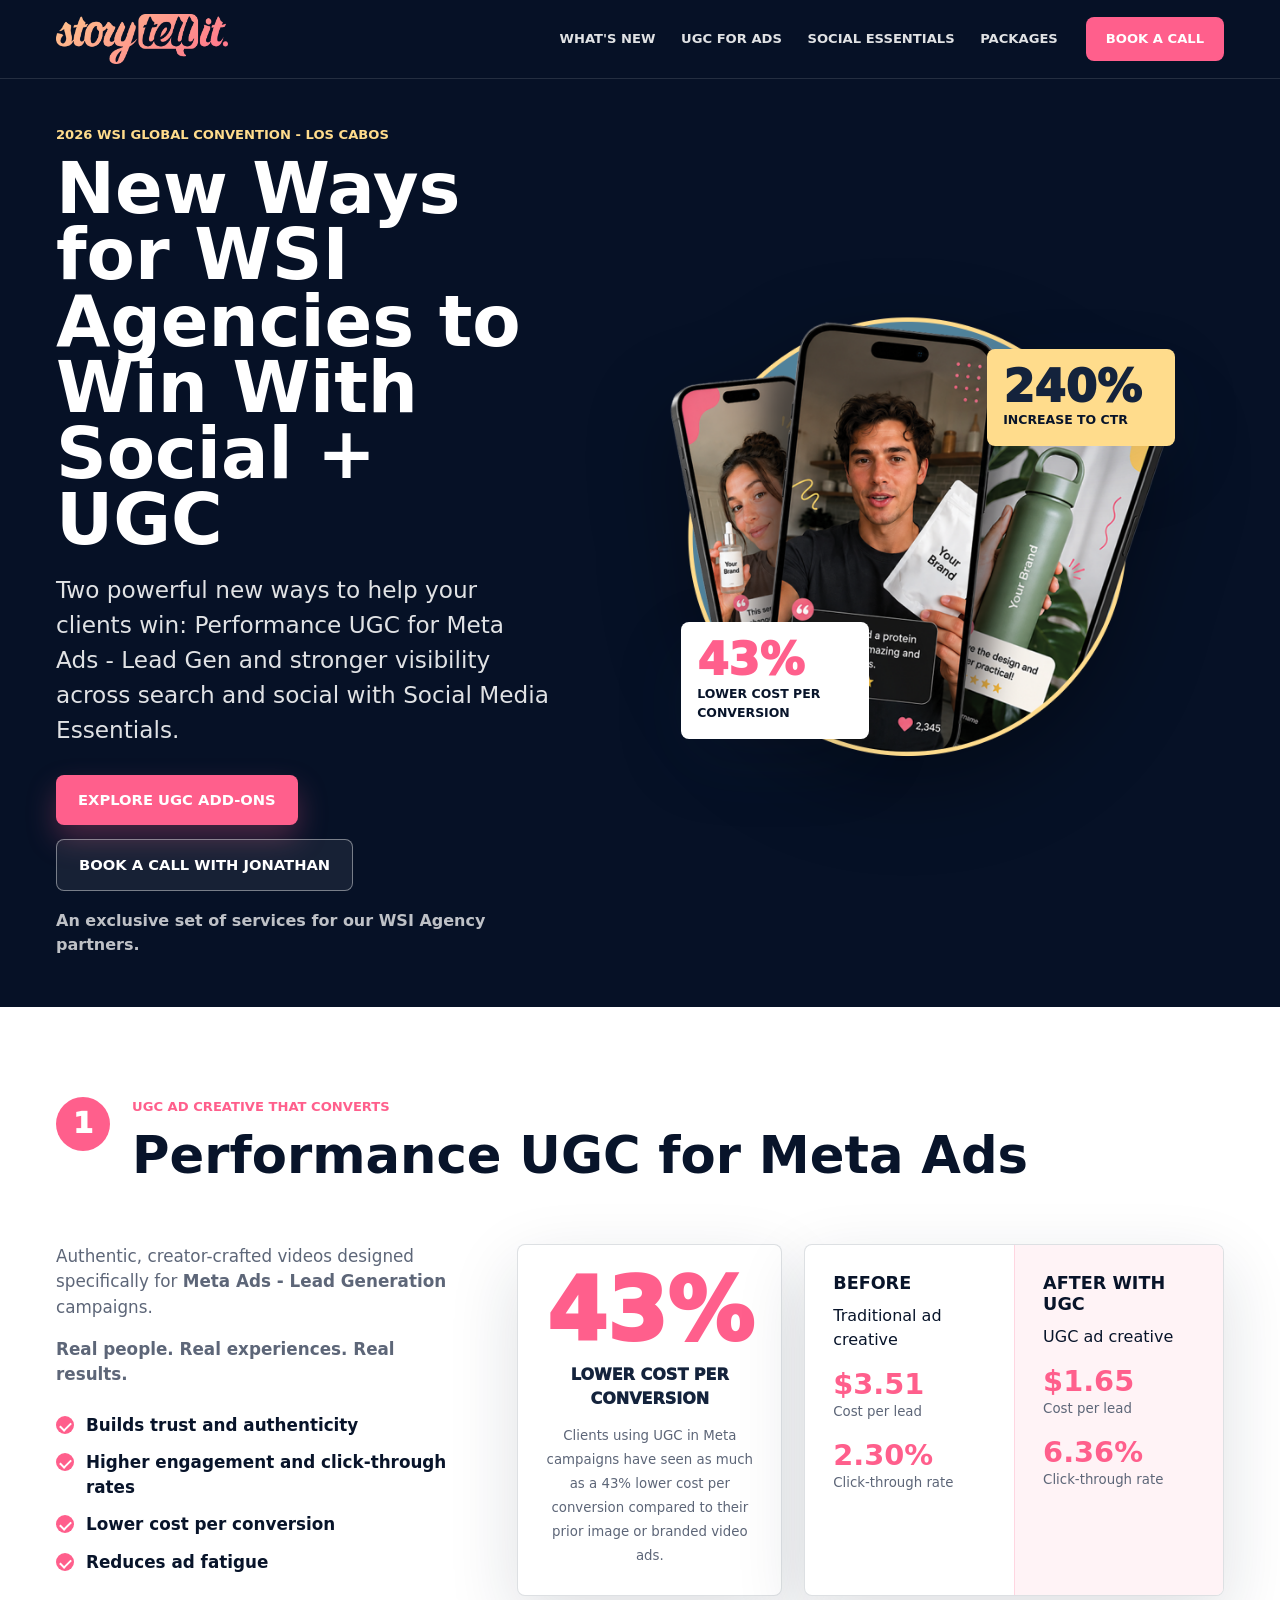
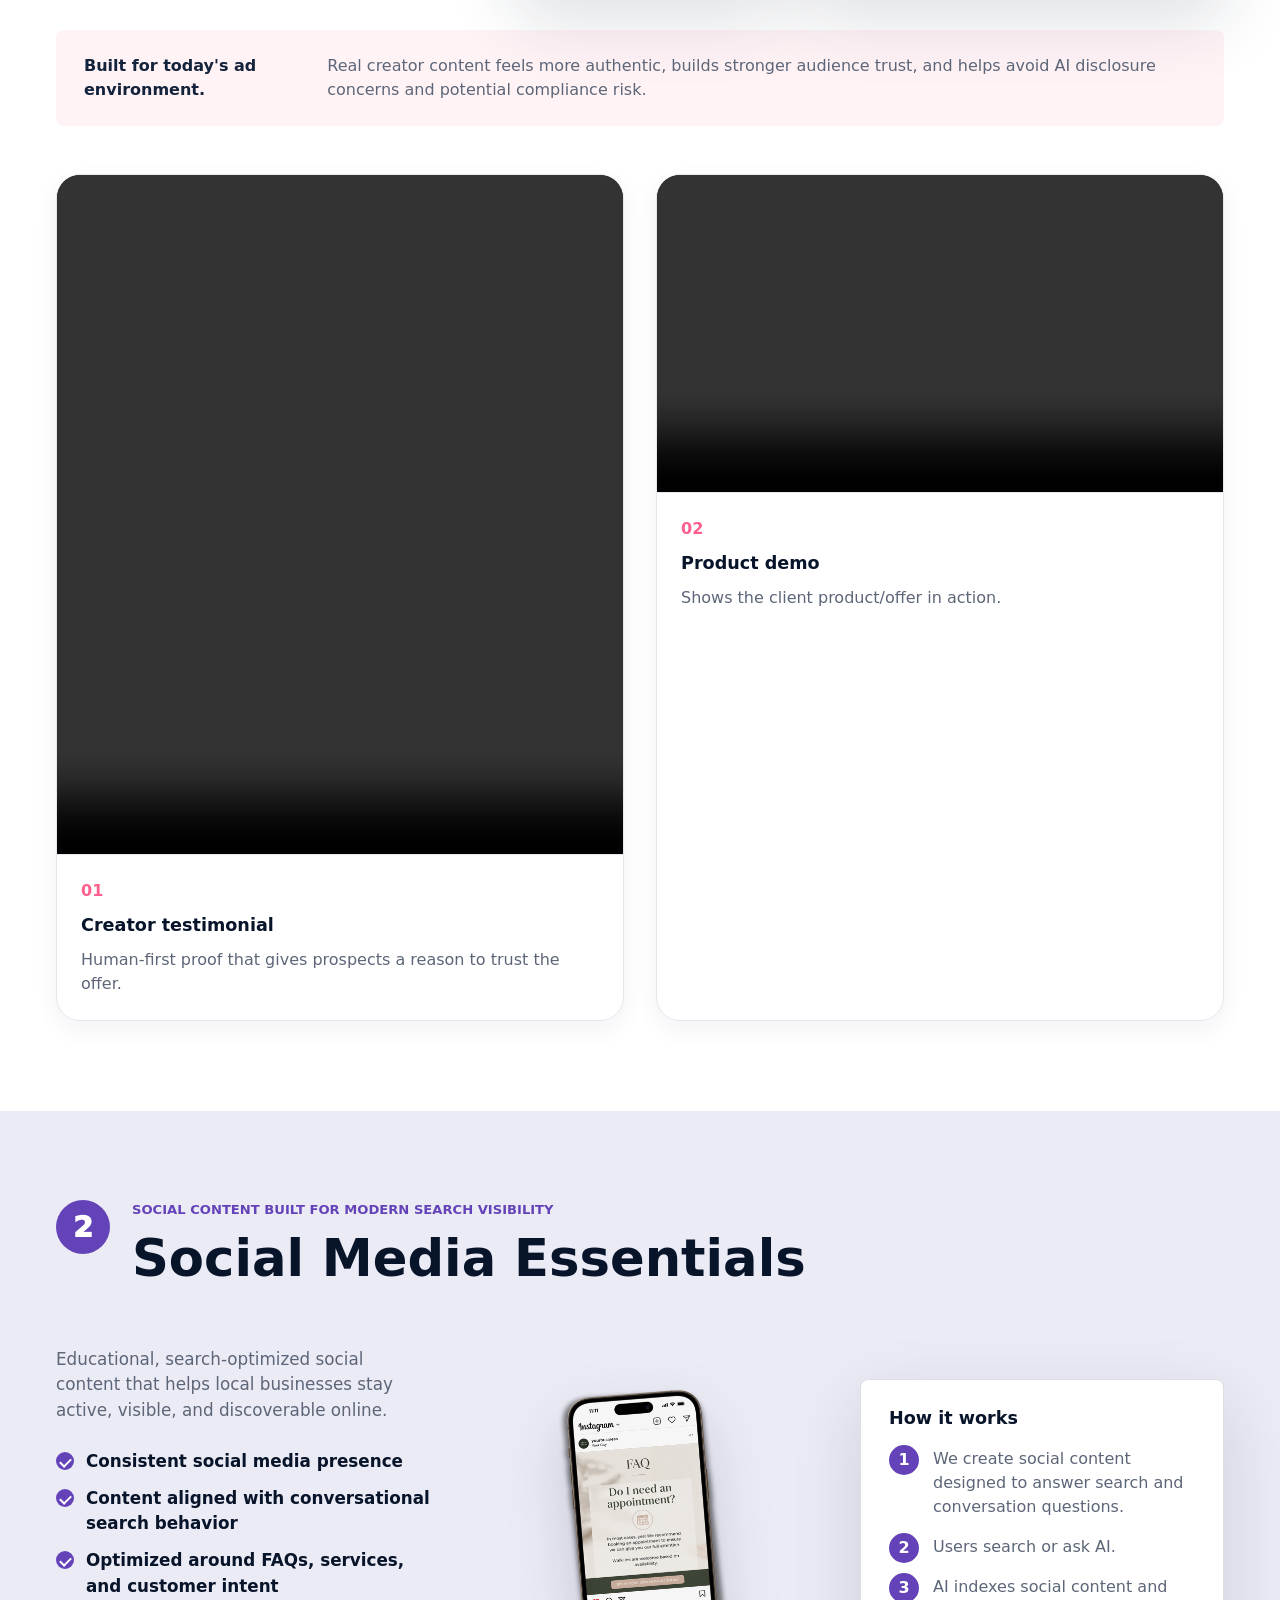
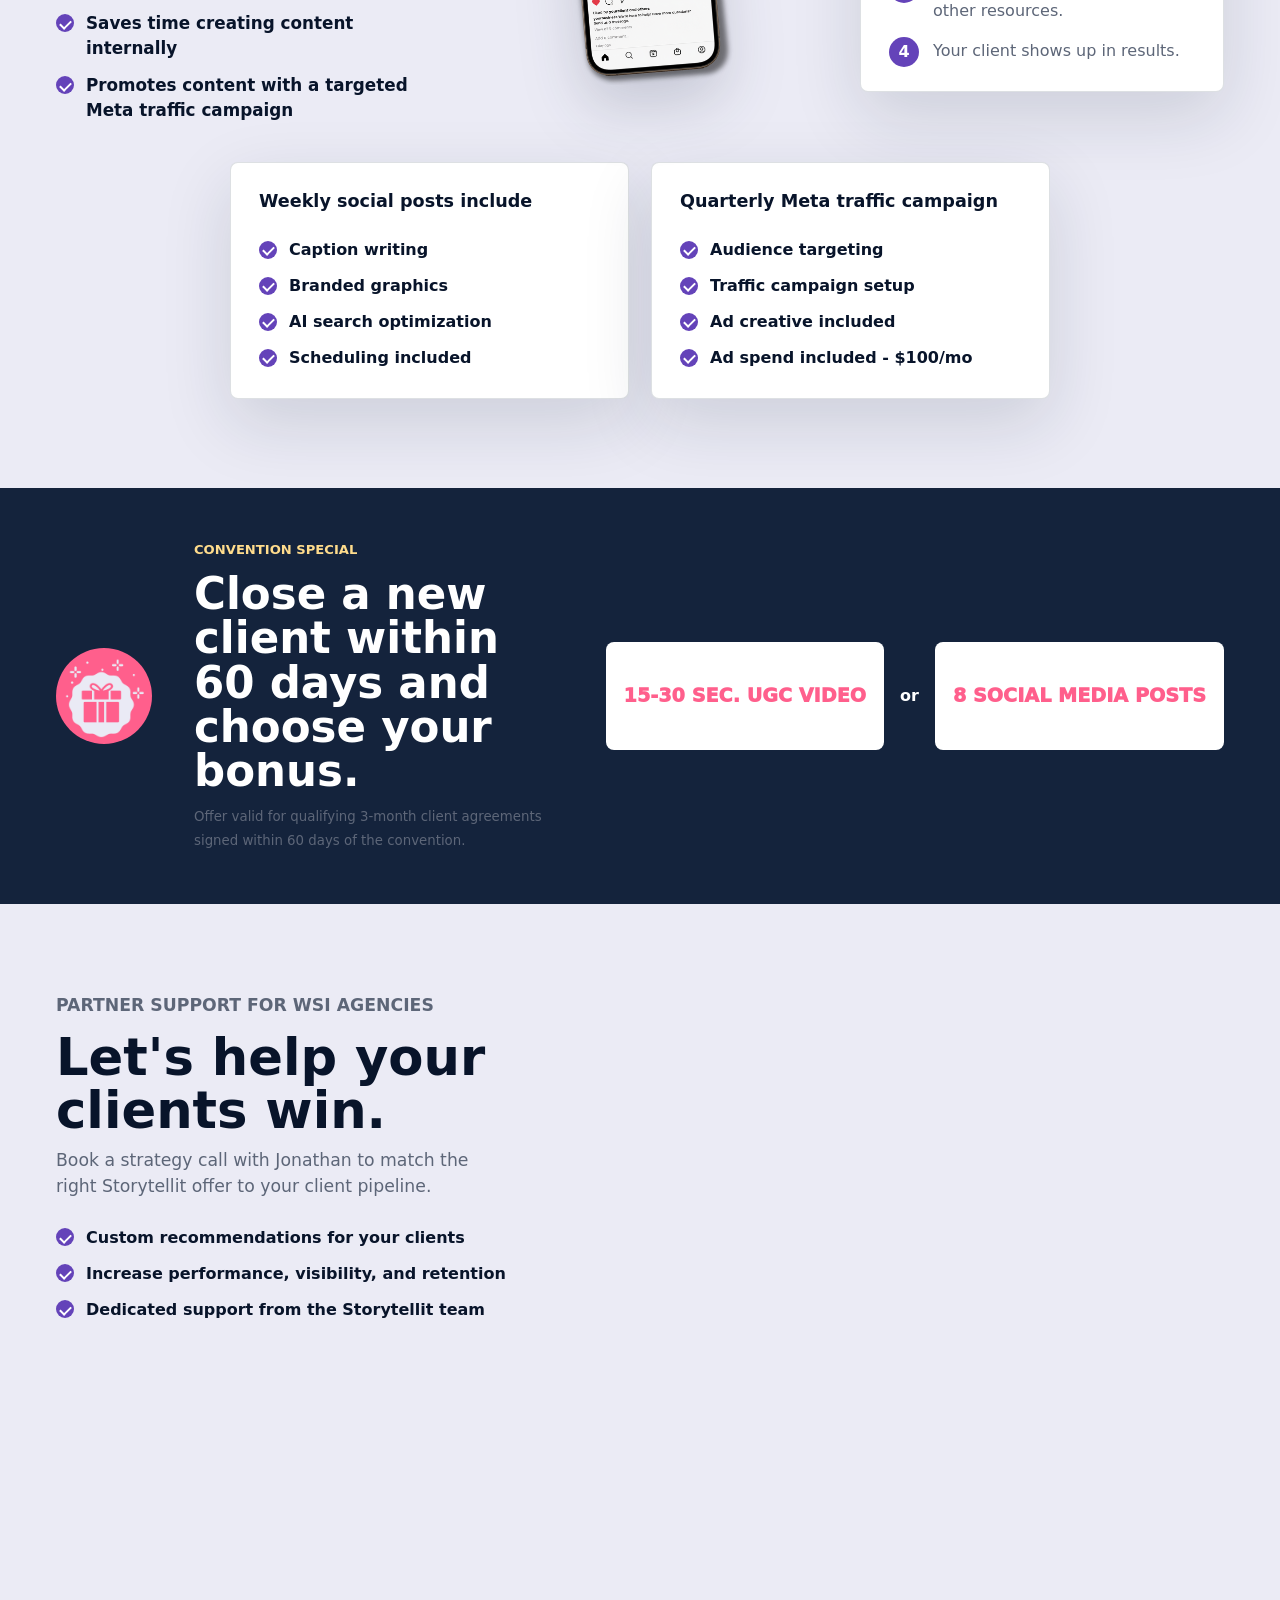
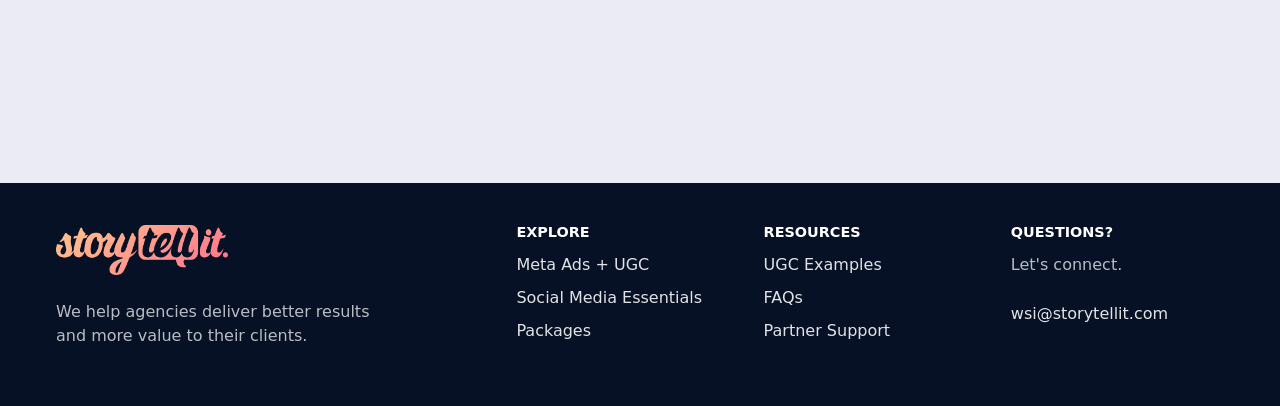
<file: index.html>
<!doctype html>
<html lang="en">
  <head>
    <meta charset="utf-8" />
    <meta name="viewport" content="width=device-width, initial-scale=1" />
    <meta
      name="description"
      content="Storytellit helps WSI Agencies add performance UGC and search-optimized social media packages for their clients."
    />
    <title>Storytellit for WSI Agencies</title>
    <link rel="preload" href="ugc-bubble.png" as="image">
    <link rel="stylesheet" href="style.css">
  </head>
  <body>
    <header class="site-header" aria-label="Primary navigation">
      <a class="brand-link" href="#top" aria-label="Storytellit home">
        <img src="storytellit-logo.png" alt="Storytellit" />
      </a>
      <nav class="nav-links" aria-label="Page sections">
        <a href="#whats-new">What's New</a>
        <a href="#ugc">UGC for Ads</a>
        <a href="#social">Social Essentials</a>
        <a href="#packages">Packages</a>
      </nav>
      <a class="header-cta js-book-call" href="#contact">Book a Call</a>
    </header>

    <main id="top">
      <section class="hero" id="whats-new">
        <div class="hero__content">
          <p class="eyebrow">2026 WSI Global Convention - Los Cabos</p>
          <h1>New Ways for WSI Agencies to Win With Social + UGC</h1>
          <p class="hero__lead">
            Two powerful new ways to help your clients win: Performance UGC for
            Meta Ads - Lead Gen and stronger visibility across search and social with Social Media Essentials.
          </p>
          <div class="hero__actions">
            <a class="button button--primary" href="#ugc">Explore UGC Add-Ons</a>
            <a class="button button--outline js-book-call" href="#contact">Book a Call with Jonathan</a>
          </div>
          <p class="trust-note">An exclusive set of services for our WSI Agency partners.</p>
        </div>

        <div class="hero__visual" aria-label="UGC creative examples">
          <img src="ugc-bubble.png" alt="Creator-style UGC ad creative on mobile phones" />
          <div class="result-card result-card--pink">
            <span>43%</span>
            <p>lower cost per conversion</p>
          </div>
          <div class="result-card result-card--gold">
            <span>240%</span>
            <p>increase to CTR</p>
          </div>
        </div>
      </section>

      <section class="section section--white" id="ugc">
        <div class="section-heading">
          <span class="section-number section-number--pink">1</span>
          <div>
            <p class="eyebrow eyebrow--pink">UGC ad creative that converts</p>
            <h2>Performance UGC for Meta Ads</h2>
          </div>
        </div>

        <div class="ugc-layout">
          <div class="copy-block">
            <p>
              Authentic, creator-crafted videos designed specifically for <b>Meta Ads -
              Lead Generation</b> campaigns. </p>
            <p><b>Real people. Real experiences. Real
              results.</b>
            </p>
            <ul class="check-list check-list--pink">
              <li>Builds trust and authenticity</li>
              <li>Higher engagement and click-through rates</li>
              <li>Lower cost per conversion</li>
              <li>Reduces ad fatigue</li>
            </ul>
          </div>

          <div class="metrics-panel">
            <div class="metric-card metric-card--featured">
              <span>43%</span>
              <p>lower cost per conversion</p>
              <small>
                Clients using UGC in Meta campaigns have seen as much as a 43%
                lower cost per conversion compared to their prior image or
                branded video ads.
              </small>
            </div>
            <div class="comparison-card">
              <div>
                <h3>Before</h3>
                <p>Traditional ad creative</p>
                <strong>$3.51</strong>
                <small>Cost per lead</small>
                <strong>2.30%</strong>
                <small>Click-through rate</small>
              </div>
              <div>
                <h3>After with UGC</h3>
                <p>UGC ad creative</p>
                <strong>$1.65</strong>
                <small>Cost per lead</small>
                <strong>6.36%</strong>
                <small>Click-through rate</small>
              </div>
            </div>
          </div>
        </div>

        <div class="note-strip">
          <strong>Built for today's ad environment.</strong>
          <span>
            Real creator content feels more authentic, builds stronger audience
            trust, and helps avoid AI disclosure concerns and potential
            compliance risk.
          </span>
        </div>

        <div class="example-videos">

  <article class="video-card video-card--vertical">

    <video controls playsinline preload="metadata">

      <source src="https://s3.amazonaws.com/storyfactory/idea/vjLPgA6rC/video-Pk2Hto0JQ.mp4" type="video/mp4">

    </video>

    <div class="video-copy">

      <span>01</span>

      <h3>Creator testimonial</h3>

      <p>Human-first proof that gives prospects a reason to trust the offer.</p>

    </div>

  </article>

  <article class="video-card video-card--horizontal">

    <video controls playsinline preload="metadata">

      <source src="https://s3.amazonaws.com/storyfactory/idea/AXnNBg_80/video-GagOa3QRk.mp4" type="video/mp4">

    </video>

    <div class="video-copy">

      <span>02</span>

      <h3>Product demo</h3>

      <p>Shows the client product/offer in action.</p>

    </div>

  </article>

</div>
      </section>

      <section class="section section--soft" id="social">
        <div class="section-heading">
          <span class="section-number section-number--purple">2</span>
          <div>
            <p class="eyebrow eyebrow--purple">Social content built for modern search visibility</p>
            <h2>Social Media Essentials</h2>
          </div>
        </div>

        <div class="social-layout">
          <div class="copy-block">
            <p>
              Educational, search-optimized social content that helps local
              businesses stay active, visible, and discoverable online.
            </p>
            <ul class="check-list check-list--purple">
              <li>Consistent social media presence</li>
              <li>Content aligned with conversational search behavior</li>
              <li>Optimized around FAQs, services, and customer intent</li>
              <li>Saves time creating content internally</li>
              <li>Promotes content with a targeted Meta traffic campaign</li>
            </ul>
          </div>

          <div class="social-visual">
            <img src="sme-bubble.png" alt="Social Media Essentials post example displayed on a phone" />
          </div>

          <div class="workflow-card">
            <h3>How it works</h3>
            <ol class="workflow-list">
              <li>We create social content designed to answer search and conversation questions.</li>
              <li>Users search or ask AI.</li>
              <li>AI indexes social content and other resources.</li>
              <li>Your client shows up in results.</li>
            </ol>
          </div>
        </div>

        <div class="included-grid">
          <article>
            <h3>Weekly social posts include</h3>
            <ul>
              <li>Caption writing</li>
              <li>Branded graphics</li>
              <li>AI search optimization</li>
              <li>Scheduling included</li>
            </ul>
          </article>
          <article>
            <h3>Quarterly Meta traffic campaign</h3>
            <ul>
              <li>Audience targeting</li>
              <li>Traffic campaign setup</li>
              <li>Ad creative included</li>
              <li><b>Ad spend included - $100/mo</b></li>
            </ul>
          </article>
        </div>
      </section>

      <section class="special" aria-label="Convention special">
        <div class="special__gift" aria-hidden="true">
  <img src="gift-icon.png" alt="">
</div>
        <div class="special__copy">
          <p class="eyebrow">Convention special</p>
          <h2>Close a new client within 60 days and choose your bonus.</h2>
          <small>Offer valid for qualifying 3-month client agreements signed within 60 days of the convention.</small>
        </div>
        <div class="special__offers">
          <div>15-30 Sec. UGC video</div>
          <strong>or</strong>
          <div>8 social media posts</div>
        </div>
      </section>
      <section class="contact-section" id="contact">
        <div class="contact-copy">
          <p class="eyebrow eyebrow--purple">Partner support for WSI Agencies</p>
          <h2>Let's help your clients win.</h2>
          <p>Book a strategy call with Jonathan to match the right Storytellit offer to your client pipeline.</p>
          <ul class="check-list check-list--purple">
            <li>Custom recommendations for your clients</li>
            <li>Increase performance, visibility, and retention</li>
            <li>Dedicated support from the Storytellit team</li>
          </ul>
        </div>

      <!-- Calendly inline widget begin -->
<div class="calendly-inline-widget" data-url="https://calendly.com/storytellit/introductory-conversation?hide_event_type_details=1&primary_color=ff5f8c" style="min-width:320px;height:700px;"></div>
<script type="text/javascript" src="https://assets.calendly.com/assets/external/widget.js" async></script>
<!-- Calendly inline widget end -->
      </section>
    </main>

    <footer class="site-footer">
      <div>
        <img src="storytellit-logo.png" alt="Storytellit" />
        <p>We help agencies deliver better results and more value to their clients.</p>
      </div>
      <nav aria-label="Footer explore links">
        <h2>Explore</h2>
        <a href="#ugc">Meta Ads + UGC</a>
        <a href="#social">Social Media Essentials</a>
        <a href="#packages">Packages</a>
      </nav>
      <nav aria-label="Footer resources links">
        <h2>Resources</h2>
        <a href="#ugc">UGC Examples</a>
        <a href="#packages">FAQs</a>
        <a href="#contact">Partner Support</a>
      </nav>
      <div>
        <h2>Questions?</h2>
        <p>Let's connect.</p>
        <a href="mailto:wsi@storytellit.com">wsi@storytellit.com</a>
      </div>
    </footer>

    <script src="script.js"></script>
  </body>
</html>
</file>
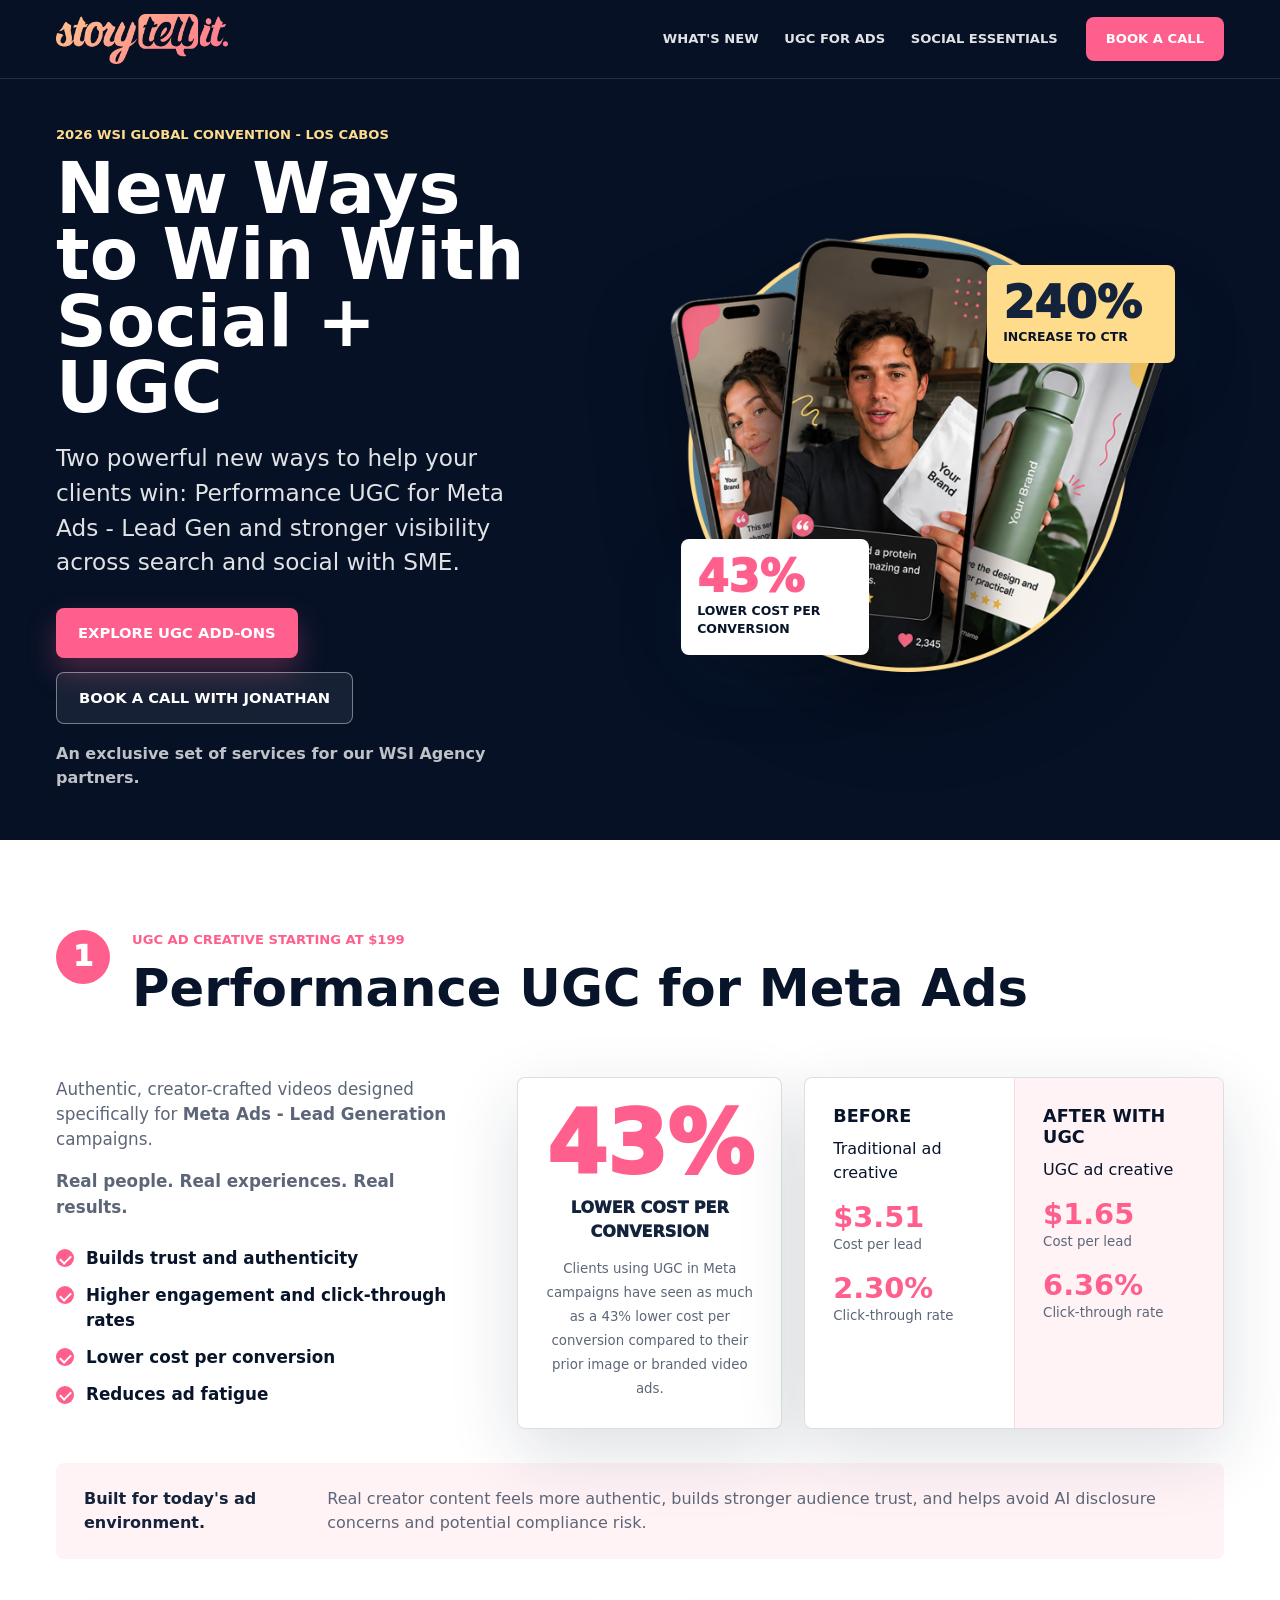
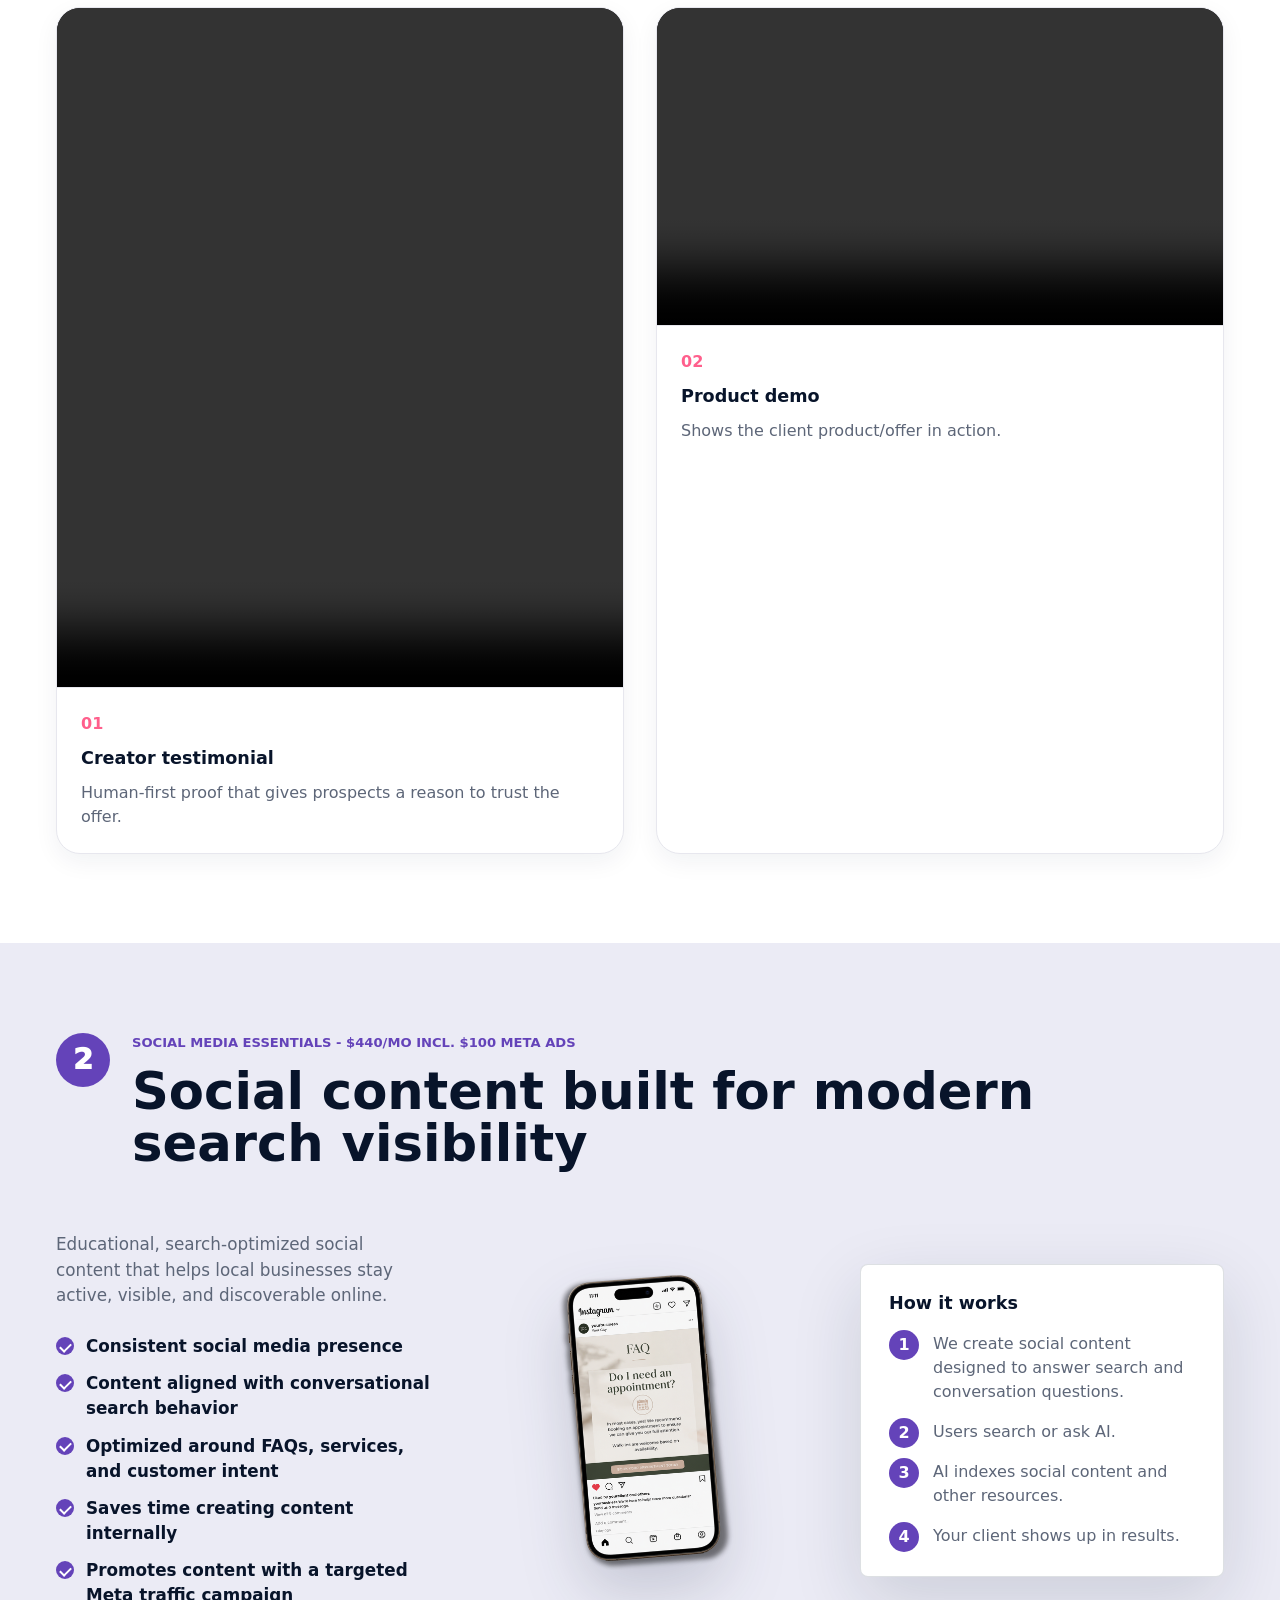
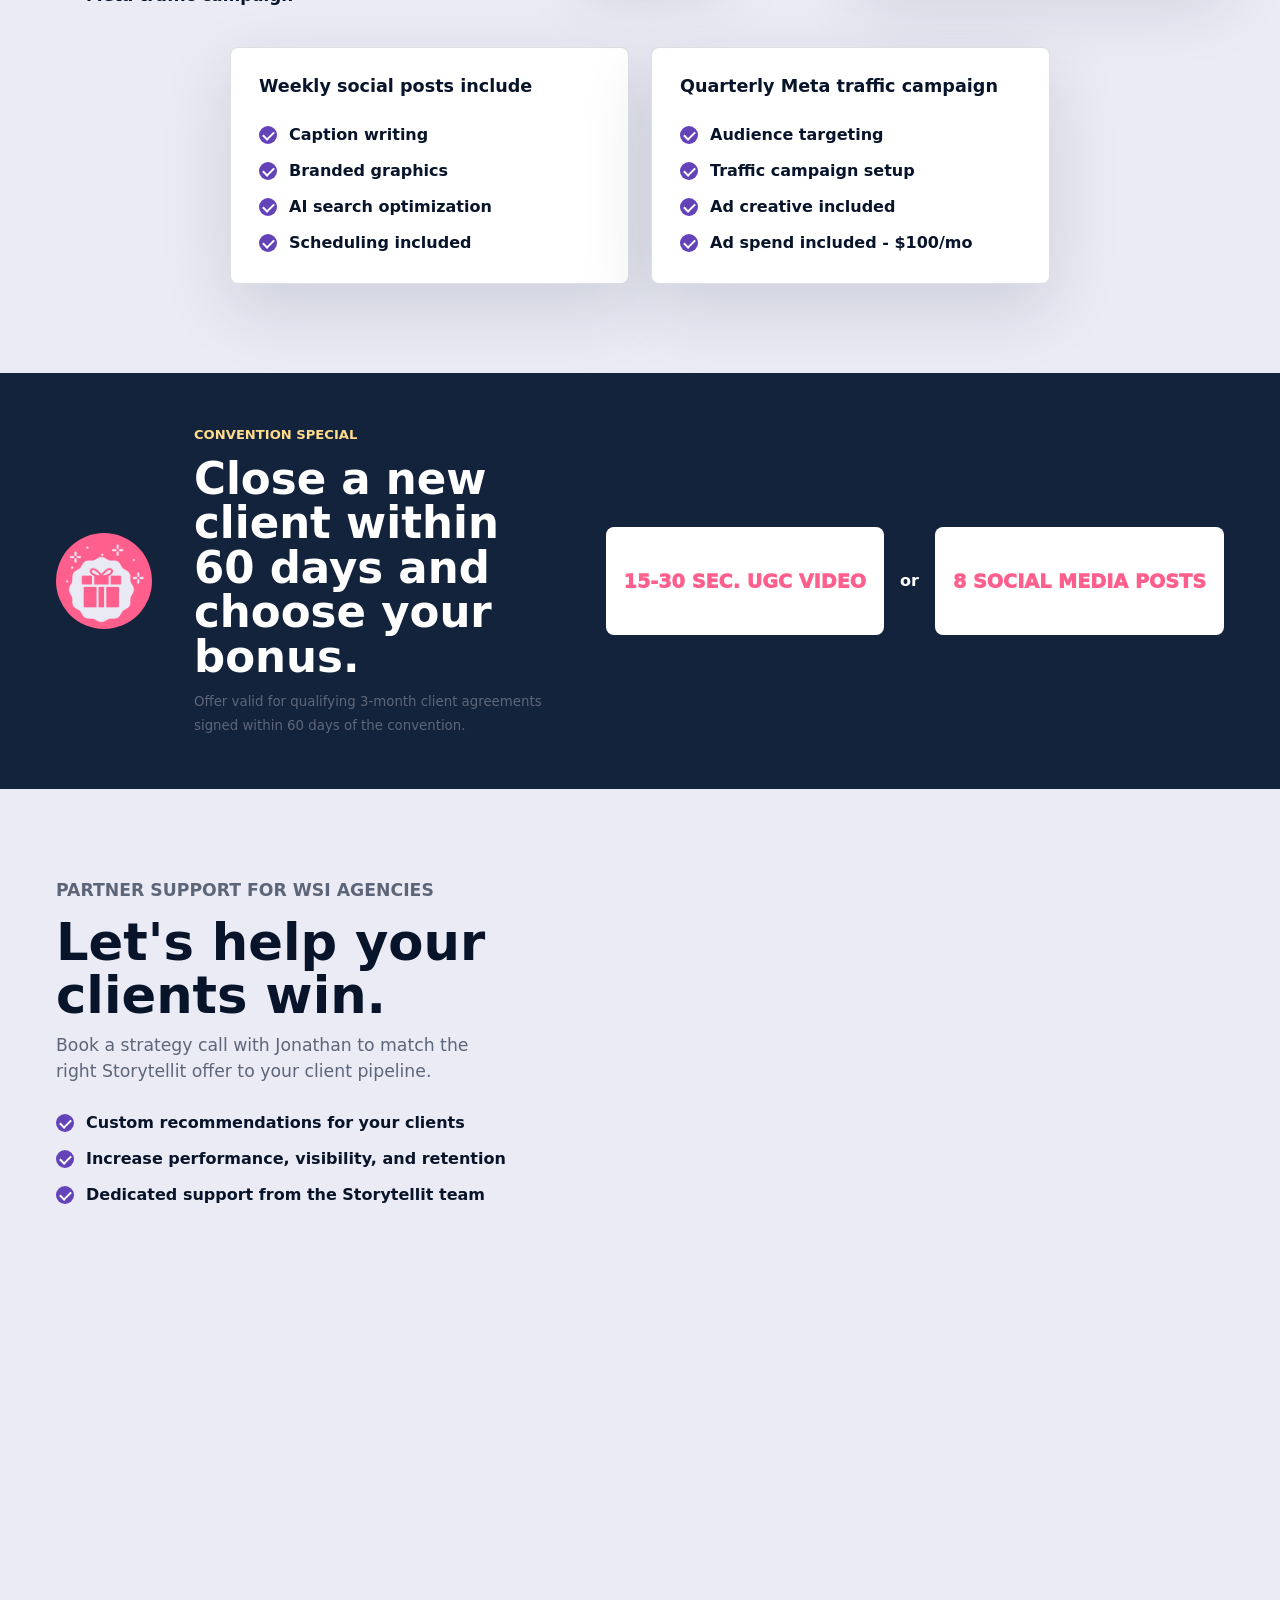
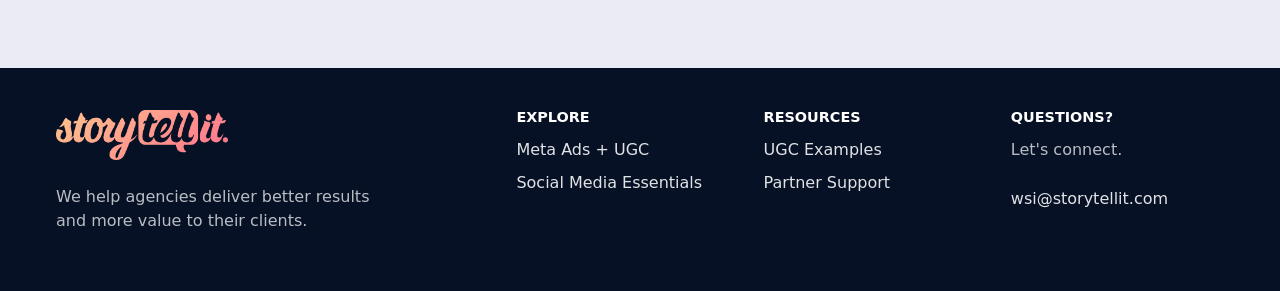
<file: wsi-2026-offer.html>
<!doctype html>
<html lang="en">
  <head>
    <meta charset="utf-8" />
    <meta name="viewport" content="width=device-width, initial-scale=1" />
    <meta
      name="description"
      content="Storytellit helps WSI Agencies add performance UGC and search-optimized social media packages for their clients."
    />
    <title>Storytellit for WSI Agencies</title>
    <link rel="preload" href="ugc-bubble.png" as="image">
    <link rel="stylesheet" href="style.css">
  </head>
  <body>
    <header class="site-header" aria-label="Primary navigation">
      <a class="brand-link" href="#top" aria-label="Storytellit home">
        <img src="storytellit-logo.png" alt="Storytellit" />
      </a>
      <nav class="nav-links" aria-label="Page sections">
        <a href="#whats-new">What's New</a>
        <a href="#ugc">UGC for Ads</a>
        <a href="#social">Social Essentials</a>
      </nav>
      <a class="header-cta js-book-call" href="#contact">Book a Call</a>
    </header>

    <main id="top">
      <section class="hero" id="whats-new">
        <div class="hero__content">
          <p class="eyebrow">2026 WSI Global Convention - Los Cabos</p>
          <h1>New Ways to Win With Social + UGC</h1>
          <p class="hero__lead">
            Two powerful new ways to help your clients win: Performance UGC for
            Meta Ads - Lead Gen and stronger visibility across search and social with SME.
          </p>
          <div class="hero__actions">
            <a class="button button--primary" href="#ugc">Explore UGC Add-Ons</a>
            <a class="button button--outline js-book-call" href="#contact">Book a Call with Jonathan</a>
          </div>
          <p class="trust-note">An exclusive set of services for our WSI Agency partners.</p>
        </div>

        <div class="hero__visual" aria-label="UGC creative examples">
          <img src="ugc-bubble.png" alt="Creator-style UGC ad creative on mobile phones" />
          <div class="result-card result-card--pink">
            <span>43%</span>
            <p>lower cost per conversion</p>
          </div>
          <div class="result-card result-card--gold">
            <span>240%</span>
            <p>increase to CTR</p>
          </div>
        </div>
      </section>

      <section class="section section--white" id="ugc">
        <div class="section-heading">
          <span class="section-number section-number--pink">1</span>
          <div>
            <p class="eyebrow eyebrow--pink">UGC ad creative starting at $199</p>
            <h2>Performance UGC for Meta Ads</h2>
          </div>
        </div>

        <div class="ugc-layout">
          <div class="copy-block">
            <p>
              Authentic, creator-crafted videos designed specifically for <b>Meta Ads -
              Lead Generation</b> campaigns. </p>
            <p><b>Real people. Real experiences. Real
              results.</b>
            </p>
            <ul class="check-list check-list--pink">
              <li>Builds trust and authenticity</li>
              <li>Higher engagement and click-through rates</li>
              <li>Lower cost per conversion</li>
              <li>Reduces ad fatigue</li>
            </ul>
          </div>

          <div class="metrics-panel">
            <div class="metric-card metric-card--featured">
              <span>43%</span>
              <p>lower cost per conversion</p>
              <small>
                Clients using UGC in Meta campaigns have seen as much as a 43%
                lower cost per conversion compared to their prior image or
                branded video ads.
              </small>
            </div>
            <div class="comparison-card">
              <div>
                <h3>Before</h3>
                <p>Traditional ad creative</p>
                <strong>$3.51</strong>
                <small>Cost per lead</small>
                <strong>2.30%</strong>
                <small>Click-through rate</small>
              </div>
              <div>
                <h3>After with UGC</h3>
                <p>UGC ad creative</p>
                <strong>$1.65</strong>
                <small>Cost per lead</small>
                <strong>6.36%</strong>
                <small>Click-through rate</small>
              </div>
            </div>
          </div>
        </div>

        <div class="note-strip">
          <strong>Built for today's ad environment.</strong>
          <span>
            Real creator content feels more authentic, builds stronger audience
            trust, and helps avoid AI disclosure concerns and potential
            compliance risk.
          </span>
        </div>

        <div class="example-videos">

  <article class="video-card video-card--vertical">

    <video controls playsinline preload="metadata">

      <source src="https://s3.amazonaws.com/storyfactory/idea/vjLPgA6rC/video-Pk2Hto0JQ.mp4" type="video/mp4">

    </video>

    <div class="video-copy">

      <span>01</span>

      <h3>Creator testimonial</h3>

      <p>Human-first proof that gives prospects a reason to trust the offer.</p>

    </div>

  </article>

  <article class="video-card video-card--horizontal">

    <video controls playsinline preload="metadata">

      <source src="https://s3.amazonaws.com/storyfactory/idea/AXnNBg_80/video-GagOa3QRk.mp4" type="video/mp4">

    </video>

    <div class="video-copy">

      <span>02</span>

      <h3>Product demo</h3>

      <p>Shows the client product/offer in action.</p>

    </div>

  </article>

</div>
      </section>

      <section class="section section--soft" id="social">
        <div class="section-heading">
          <span class="section-number section-number--purple">2</span>
          <div>
            <p class="eyebrow eyebrow--purple">Social Media Essentials - $440/mo Incl. $100 Meta Ads</p>
            <h2>Social content built for modern search visibility</h2>
          </div>
        </div>

        <div class="social-layout">
          <div class="copy-block">
            <p>
              Educational, search-optimized social content that helps local
              businesses stay active, visible, and discoverable online.
            </p>
            <ul class="check-list check-list--purple">
              <li>Consistent social media presence</li>
              <li>Content aligned with conversational search behavior</li>
              <li>Optimized around FAQs, services, and customer intent</li>
              <li>Saves time creating content internally</li>
              <li>Promotes content with a targeted Meta traffic campaign</li>
            </ul>
          </div>

          <div class="social-visual">
            <img src="sme-bubble.png" alt="Social Media Essentials post example displayed on a phone" />
          </div>

          <div class="workflow-card">
            <h3>How it works</h3>
            <ol class="workflow-list">
              <li>We create social content designed to answer search and conversation questions.</li>
              <li>Users search or ask AI.</li>
              <li>AI indexes social content and other resources.</li>
              <li>Your client shows up in results.</li>
            </ol>
          </div>
        </div>

        <div class="included-grid">
          <article>
            <h3>Weekly social posts include</h3>
            <ul>
              <li>Caption writing</li>
              <li>Branded graphics</li>
              <li>AI search optimization</li>
              <li>Scheduling included</li>
            </ul>
          </article>
          <article>
            <h3>Quarterly Meta traffic campaign</h3>
            <ul>
              <li>Audience targeting</li>
              <li>Traffic campaign setup</li>
              <li>Ad creative included</li>
              <li><b>Ad spend included - $100/mo</b></li>
            </ul>
          </article>
        </div>
      </section>

      <section class="special" aria-label="Convention special">
        <div class="special__gift" aria-hidden="true">
  <img src="gift-icon.png" alt="">
</div>
        <div class="special__copy">
          <p class="eyebrow">Convention special</p>
          <h2>Close a new client within 60 days and choose your bonus.</h2>
          <small>Offer valid for qualifying 3-month client agreements signed within 60 days of the convention.</small>
        </div>
        <div class="special__offers">
          <div>15-30 Sec. UGC video</div>
          <strong>or</strong>
          <div>8 social media posts</div>
        </div>
      </section>
      <section class="contact-section" id="contact">
        <div class="contact-copy">
          <p class="eyebrow eyebrow--purple">Partner support for WSI Agencies</p>
          <h2>Let's help your clients win.</h2>
          <p>Book a strategy call with Jonathan to match the right Storytellit offer to your client pipeline.</p>
          <ul class="check-list check-list--purple">
            <li>Custom recommendations for your clients</li>
            <li>Increase performance, visibility, and retention</li>
            <li>Dedicated support from the Storytellit team</li>
          </ul>
        </div>

      <!-- Calendly inline widget begin -->
<div class="calendly-inline-widget" data-url="https://calendly.com/storytellit/introductory-conversation?hide_event_type_details=1&primary_color=ff5f8c" style="min-width:320px;height:700px;"></div>
<script type="text/javascript" src="https://assets.calendly.com/assets/external/widget.js" async></script>
<!-- Calendly inline widget end -->
      </section>
    </main>

    <footer class="site-footer">
      <div>
        <img src="storytellit-logo.png" alt="Storytellit" />
        <p>We help agencies deliver better results and more value to their clients.</p>
      </div>
      <nav aria-label="Footer explore links">
        <h2>Explore</h2>
        <a href="#ugc">Meta Ads + UGC</a>
        <a href="#social">Social Media Essentials</a>
      </nav>
      <nav aria-label="Footer resources links">
        <h2>Resources</h2>
        <a href="#ugc">UGC Examples</a>
        <a href="#contact">Partner Support</a>
      </nav>
      <div>
        <h2>Questions?</h2>
        <p>Let's connect.</p>
        <a href="mailto:wsi@storytellit.com">wsi@storytellit.com</a>
      </div>
    </footer>

    <script src="script.js"></script>
  </body>
</html>
</file>
<file: style.css>
:root {
  --blue: #50829b;
  --gold: #ffdc8c;
  --navy: #14233c;
  --soft: #ebebf5;
  --pink: #ff5f8c;
  --purple: #6443b9;
  --ink: #08142a;
  --muted: #5d6678;
  --white: #ffffff;
  --line: rgba(20, 35, 60, 0.14);
  --shadow: 0 24px 70px rgba(20, 35, 60, 0.14);
  --radius: 8px;
  font-family:
    Inter, ui-sans-serif, system-ui, -apple-system, BlinkMacSystemFont, "Segoe UI",
    sans-serif;
}

* {
  box-sizing: border-box;
}

html {
  scroll-behavior: smooth;
}

body {
  margin: 0;
  background: var(--white);
  color: var(--ink);
  line-height: 1.5;
}

img {
  display: block;
  max-width: 100%;
}

a {
  color: inherit;
  text-decoration: none;
}

.site-header {
  position: sticky;
  top: 0;
  z-index: 10;
  display: flex;
  align-items: center;
  gap: 28px;
  min-height: 76px;
  padding: 14px clamp(20px, 5vw, 56px);
  background: #061126;
  color: var(--white);
  border-bottom: 1px solid rgba(255, 255, 255, 0.12);
}

.brand-link {
  display: inline-flex;
  align-items: center;
  flex: 0 0 auto;
}

.brand-link img {
  width: 172px;
  height: auto;
}

.nav-links {
  display: flex;
  justify-content: flex-end;
  gap: clamp(12px, 2vw, 28px);
  width: 100%;
  font-size: 0.82rem;
  font-weight: 800;
  text-transform: uppercase;
}

.nav-links a,
.site-footer a {
  opacity: 0.88;
}

.nav-links a:hover,
.site-footer a:hover {
  opacity: 1;
}

.header-cta {
  flex: 0 0 auto;
  padding: 12px 20px;
  border-radius: var(--radius);
  background: var(--pink);
  color: var(--white);
  font-weight: 900;
  text-transform: uppercase;
  font-size: 0.82rem;
}

.hero {
  display: grid;
  grid-template-columns: minmax(0, 0.9fr) minmax(360px, 1.1fr);
  align-items: center;
  gap: clamp(24px, 5vw, 72px);
  min-height: calc(86vh - 76px);
  padding: clamp(28px, 4vw, 46px) clamp(20px, 5vw, 56px) clamp(32px, 4vw, 50px);
  background: #061126;
  color: var(--white);
  overflow: hidden;
}

.hero__content {
  max-width: 680px;
}

.eyebrow {
  margin: 0 0 12px;
  color: var(--gold);
  font-size: 0.82rem;
  font-weight: 900;
  letter-spacing: 0;
  text-transform: uppercase;
}

.eyebrow--pink {
  color: var(--pink);
}

.eyebrow--purple {
  color: var(--purple);
}

.eyebrow--blue {
  color: var(--blue);
}

h1,
h2,
h3,
p {
  margin-top: 0;
}

h1 {
  max-width: 720px;
  margin-bottom: 20px;
  font-size: clamp(2.9rem, 5.5vw, 5.4rem);
  line-height: 0.94;
  letter-spacing: 0;
}

h2 {
  margin-bottom: 12px;
  font-size: clamp(2.05rem, 4vw, 4rem);
  line-height: 1.02;
  letter-spacing: 0;
}

h3 {
  margin-bottom: 10px;
  font-size: 1.1rem;
  line-height: 1.2;
}

.hero__lead {
  max-width: 600px;
  margin-bottom: 28px;
  color: rgba(255, 255, 255, 0.88);
  font-size: clamp(1.08rem, 2vw, 1.45rem);
}

.hero__actions,
.package-card .button {
  display: flex;
  flex-wrap: wrap;
  gap: 14px;
}

.button {
  display: inline-flex;
  align-items: center;
  justify-content: center;
  min-height: 48px;
  padding: 14px 22px;
  border: 0;
  border-radius: var(--radius);
  cursor: pointer;
  font: inherit;
  font-size: 0.92rem;
  font-weight: 900;
  text-transform: uppercase;
  transition:
    transform 160ms ease,
    box-shadow 160ms ease,
    background 160ms ease;
}

.button:hover,
.header-cta:hover {
  transform: translateY(-1px);
}

.button--primary {
  background: var(--pink);
  color: var(--white);
  box-shadow: 0 14px 30px rgba(255, 95, 140, 0.28);
}

.button--outline {
  background: rgba(255, 255, 255, 0.07);
  color: var(--white);
  border: 1px solid rgba(255, 255, 255, 0.42);
}

.button--purple {
  background: var(--purple);
  color: var(--white);
}

.button--gold {
  background: #ec7b19;
  color: var(--white);
}

.trust-note {
  margin: 18px 0 0;
  color: rgba(255, 255, 255, 0.74);
  font-weight: 700;
}

.hero__visual {
  position: relative;
  justify-self: center;
  width: min(520px, 100%);
}

.hero__visual img {
  width: 100%;
  filter: drop-shadow(0 30px 42px rgba(0, 0, 0, 0.34));
}

.result-card {
  position: absolute;
  display: grid;
  gap: 2px;
  width: min(188px, 36vw);
  padding: 16px;
  border-radius: var(--radius);
  background: var(--white);
  color: var(--ink);
  box-shadow: var(--shadow);
}

.result-card span {
  color: var(--pink);
  font-size: clamp(1.7rem, 4vw, 2.8rem);
  font-weight: 950;
  line-height: 1;
}

.result-card p {
  margin: 0;
  font-size: 0.78rem;
  font-weight: 900;
  text-transform: uppercase;
}

.result-card--pink {
  left: 4%;
  bottom: 12%;
}

.result-card--gold {
  right: 1%;
  top: 13%;
  background: var(--gold);
}

.result-card--gold span {
  color: var(--navy);
}

.section {
  padding: clamp(52px, 7vw, 96px) clamp(20px, 5vw, 56px);
}

.section--white {
  background: var(--white);
}

.section--soft {
  background: var(--soft);
}

.section-heading {
  display: flex;
  align-items: flex-start;
  gap: 22px;
  max-width: 1180px;
  margin: 0 auto clamp(28px, 4vw, 52px);
}

.section-number {
  display: inline-flex;
  align-items: center;
  justify-content: center;
  flex: 0 0 54px;
  width: 54px;
  height: 54px;
  border-radius: 50%;
  color: var(--white);
  font-size: 1.8rem;
  font-weight: 950;
}

.section-number--pink {
  background: var(--pink);
}

.section-number--purple {
  background: var(--purple);
}

.ugc-layout,
.social-layout {
  display: grid;
  grid-template-columns: minmax(0, 0.72fr) minmax(0, 1.28fr);
  gap: clamp(24px, 5vw, 64px);
  max-width: 1180px;
  margin: 0 auto;
}

.copy-block {
  max-width: 500px;
  color: var(--muted);
  font-size: 1.05rem;
}

.check-list,
.included-grid ul {
  display: grid;
  gap: 12px;
  padding: 0;
  margin: 26px 0 0;
  list-style: none;
}

.check-list li,
.included-grid li {
  position: relative;
  padding-left: 30px;
  color: var(--ink);
  font-weight: 650;
}

.check-list li::before,
.included-grid li::before {
  position: absolute;
  left: 0;
  top: 0.18em;
  display: inline-flex;
  align-items: center;
  justify-content: center;
  width: 18px;
  height: 18px;
  border-radius: 50%;
  color: var(--white);
  content: "";
}

.check-list li::after,
.included-grid li::after {
  position: absolute;
  left: 6px;
  top: 0.41em;
  width: 5px;
  height: 9px;
  border: solid var(--white);
  border-width: 0 2px 2px 0;
  content: "";
  transform: rotate(45deg);
}

.check-list--pink li::before {
  background: var(--pink);
}

.check-list--purple li::before,
.included-grid li::before {
  background: var(--purple);
}

.metrics-panel {
  display: grid;
  grid-template-columns: 0.72fr 1.28fr;
  gap: 22px;
  align-items: stretch;
}

.metric-card,
.comparison-card,
.workflow-card,
.included-grid article,
.package-card,
.contact-form,
.example-formats article {
  border: 1px solid var(--line);
  border-radius: var(--radius);
  background: var(--white);
  box-shadow: var(--shadow);
}

.metric-card {
  padding: 28px;
  text-align: center;
}

.metric-card span {
  color: var(--pink);
  font-size: clamp(3.5rem, 8vw, 5.4rem);
  font-weight: 950;
  line-height: 0.9;
}

.metric-card p {
  margin: 12px 0;
  color: var(--navy);
  font-weight: 950;
  text-transform: uppercase;
}

small {
  color: var(--muted);
  line-height: 1.45;
}

.comparison-card {
  display: grid;
  grid-template-columns: repeat(2, minmax(0, 1fr));
  overflow: hidden;
}

.comparison-card > div {
  padding: 28px;
}

.example-videos {
  display: grid;
  grid-template-columns: repeat(2, minmax(0, 1fr));
  gap: 32px;
  margin-top: 48px;
}

.video-card {
  background: white;
  border: 1px solid #e7e7ee;
  border-radius: 24px;
  overflow: hidden;
  box-shadow: 0 8px 24px rgba(20, 35, 60, 0.06);
}

.video-card video {
  width: 100%;
  display: block;
  max-height: 720px;
  background: #000;
  border-bottom: 1px solid #e7e7ee;
}

.video-card--vertical video {
  aspect-ratio: 9 / 16;
  object-fit: contain;
  max-height: 680px;
}

.video-card--horizontal video {
  aspect-ratio: 16 / 9;
  object-fit: contain;
}

.video-copy {
  padding: 24px;
}

.video-copy span {
  display: inline-block;
  margin-bottom: 12px;
  color: #ff5f8c;
  font-weight: 800;
}

.video-copy h3 {
  margin-bottom: 12px;
}

.video-copy p {
  margin: 0;
  color: #5d6678;
}

@media (max-width: 900px) {
  .example-videos {
    grid-template-columns: 1fr;
  }
}
.comparison-card > div + div {
  background: #fff3f6;
  border-left: 1px solid rgba(255, 95, 140, 0.2);
}

.comparison-card h3 {
  text-transform: uppercase;
}

.comparison-card strong {
  display: block;
  margin-top: 18px;
  color: var(--pink);
  font-size: 1.8rem;
  line-height: 1;
}

.note-strip {
  display: flex;
  gap: 18px;
  max-width: 1180px;
  margin: 34px auto 0;
  padding: 24px 28px;
  border-radius: var(--radius);
  background: #fff3f6;
  color: var(--navy);
}

.note-strip span {
  color: var(--muted);
}

.example-formats {
  display: grid;
  grid-template-columns: repeat(3, minmax(0, 1fr));
  gap: 18px;
  max-width: 1180px;
  margin: 34px auto 0;
}

.example-formats article {
  padding: 24px;
}

.example-formats span {
  color: var(--pink);
  font-weight: 950;
}

.social-layout {
  grid-template-columns: minmax(0, 0.72fr) minmax(260px, 0.58fr) minmax(0, 0.7fr);
  align-items: center;
}

.social-visual img {
  width: min(360px, 100%);
  margin: 0 auto;
  filter: drop-shadow(0 28px 30px rgba(20, 35, 60, 0.18));
}

.workflow-card {
  padding: 28px;
}

.workflow-list {
  display: grid;
  gap: 16px;
  padding: 0;
  margin: 18px 0 0;
  list-style: none;
  counter-reset: workflow;
}

.workflow-list li {
  position: relative;
  padding-left: 44px;
  color: var(--muted);
}

.workflow-list li::before {
  position: absolute;
  left: 0;
  top: -2px;
  display: inline-flex;
  align-items: center;
  justify-content: center;
  width: 30px;
  height: 30px;
  border-radius: 50%;
  background: var(--purple);
  color: var(--white);
  content: counter(workflow);
  counter-increment: workflow;
  font-weight: 900;
}

.included-grid {
  display: grid;
  grid-template-columns: repeat(2, minmax(0, 1fr));
  gap: 22px;
  max-width: 820px;
  margin: 38px auto 0;
}

.included-grid article {
  padding: 28px;
}

.special {
  display: grid;
  grid-template-columns: auto minmax(260px, 1fr) auto;
  align-items: center;
  gap: clamp(20px, 4vw, 42px);
  padding: clamp(32px, 5vw, 52px) clamp(20px, 5vw, 56px);
  background: var(--navy);
  color: var(--white);
}

.special__gift {
  display: flex;
  align-items: center;
  justify-content: center;
  width: 96px;
  height: 96px;
  border-radius: 50%;
  background: var(--pink);
}

.special__gift span {
  position: relative;
  width: 42px;
  height: 38px;
  border: 5px solid var(--white);
  border-top: 0;
}

.special__gift span::before,
.special__gift span::after {
  position: absolute;
  background: var(--white);
  content: "";
}

.special__gift span::before {
  left: 50%;
  top: -14px;
  width: 5px;
  height: 52px;
  transform: translateX(-50%);
}

.special__gift span::after {
  left: -8px;
  top: -16px;
  width: 58px;
  height: 5px;
}

.special h2 {
  max-width: 720px;
  margin-bottom: 10px;
  font-size: clamp(1.8rem, 3.4vw, 3.2rem);
}

.special__offers {
  display: flex;
  align-items: center;
  gap: 16px;
}

.special__offers div {
  display: grid;
  place-items: center;
  min-width: 190px;
  min-height: 108px;
  padding: 18px;
  border-radius: var(--radius);
  background: var(--white);
  color: var(--pink);
  font-size: 1.2rem;
  font-weight: 950;
  line-height: 1.1;
  text-align: center;
  text-transform: uppercase;
}

.special__offers span {
  color: var(--pink);
  font-size: 0.82rem;
}

.center-heading {
  max-width: 780px;
  margin: 0 auto 34px;
  text-align: center;
}

.package-grid {
  display: grid;
  grid-template-columns: repeat(2, minmax(0, 1fr));
  gap: 22px;
  max-width: 760px;
  margin: 0 auto;
}

.package-card {
  display: flex;
  flex-direction: column;
  gap: 10px;
  padding: 30px;
}

.package-card p {
  flex: 1;
  color: var(--muted);
}

.package-icon {
  display: inline-flex;
  align-items: center;
  justify-content: center;
  width: 62px;
  height: 62px;
  border-radius: 50%;
  color: var(--white);
  font-weight: 950;
}

.package-card--pink {
  border-color: rgba(255, 95, 140, 0.28);
}

.package-card--pink .package-icon {
  background: var(--pink);
}

.package-card--purple .package-icon {
  background: var(--purple);
}

.package-card--gold {
  border-color: rgba(236, 123, 25, 0.32);
}

.package-card--gold .package-icon {
  background: #ec7b19;
}

.contact-section {
  display: grid;
  grid-template-columns: minmax(0, 0.82fr) minmax(340px, 1.18fr);
  gap: clamp(28px, 5vw, 72px);
  padding: clamp(52px, 7vw, 92px) clamp(20px, 5vw, 56px);
  background: var(--soft);
}

.contact-copy {
  max-width: 540px;
}

.contact-copy p {
  color: var(--muted);
  font-size: 1.08rem;
}

.contact-form {
  display: grid;
  gap: 18px;
  padding: clamp(22px, 4vw, 34px);
}

.field-row {
  display: grid;
  grid-template-columns: repeat(2, minmax(0, 1fr));
  gap: 16px;
}

label,
fieldset {
  display: grid;
  gap: 8px;
  margin: 0;
  color: var(--navy);
  font-weight: 800;
}

label span,
legend {
  font-size: 0.86rem;
}

input {
  width: 100%;
  min-height: 48px;
  padding: 12px 14px;
  border: 1px solid var(--line);
  border-radius: 6px;
  color: var(--ink);
  font: inherit;
}

input:focus {
  outline: 3px solid rgba(80, 130, 155, 0.22);
  border-color: var(--blue);
}

fieldset {
  grid-template-columns: repeat(3, minmax(0, 1fr));
  gap: 12px 16px;
  padding: 0;
  border: 0;
}

legend {
  grid-column: 1 / -1;
}

fieldset label {
  display: flex;
  align-items: center;
  gap: 8px;
  min-height: 38px;
  font-size: 0.92rem;
  font-weight: 700;
}

fieldset input {
  width: 18px;
  min-height: 18px;
  accent-color: var(--pink);
}

.form-status {
  min-height: 22px;
  margin: 0;
  color: var(--muted);
  font-size: 0.92rem;
}

.site-footer {
  display: grid;
  grid-template-columns: minmax(220px, 1.4fr) repeat(3, minmax(140px, 0.7fr));
  gap: 34px;
  padding: 42px clamp(20px, 5vw, 56px);
  background: #061126;
  color: var(--white);
}

.site-footer img {
  width: 172px;
  margin-bottom: 16px;
}

.site-footer p {
  max-width: 320px;
  color: rgba(255, 255, 255, 0.72);
}

.site-footer nav,
.site-footer div {
  display: grid;
  align-content: start;
  gap: 9px;
}

.site-footer h2 {
  margin: 0 0 4px;
  color: var(--white);
  font-size: 0.9rem;
  text-transform: uppercase;
}

@media (max-width: 1080px) {
  .nav-links {
    display: none;
  }

  .site-header {
    justify-content: space-between;
  }

  .hero,
  .ugc-layout,
  .social-layout,
  .contact-section,
  .special {
    grid-template-columns: 1fr;
  }

  .hero {
    min-height: auto;
  }

  .hero__content {
    max-width: 820px;
  }

  .hero__visual {
    max-width: 620px;
  }

  .metrics-panel,
  .package-grid,
  .example-formats {
    grid-template-columns: 1fr;
  }

  .social-layout {
    align-items: start;
  }

  .social-visual {
    order: -1;
  }

  .special__offers {
    align-items: stretch;
  }
}

@media (max-width: 720px) {
  .site-header {
    min-height: 66px;
    padding: 12px 16px;
  }

  .brand-link img,
  .site-footer img {
    width: 138px;
  }

  .header-cta {
    padding: 10px 12px;
    font-size: 0.72rem;
  }

  .hero {
    gap: 18px;
    padding: 18px 16px 22px;
  }

  h1 {
    font-size: clamp(2.15rem, 12vw, 3.2rem);
  }

  .hero__lead {
    margin-bottom: 18px;
    font-size: 1rem;
  }

  .hero__actions {
    gap: 10px;
  }

  .button {
    min-height: 44px;
    padding: 12px 16px;
    font-size: 0.8rem;
  }

  .trust-note {
    margin-top: 12px;
    font-size: 0.9rem;
  }

  .hero__visual img {
    width: min(230px, 66vw);
    margin: 0 auto;
  }

  .section,
  .contact-section {
    padding: 46px 16px;
  }

  .section-heading {
    gap: 14px;
  }

  .section-number {
    flex-basis: 44px;
    width: 44px;
    height: 44px;
    font-size: 1.35rem;
  }

  .comparison-card,
  .included-grid,
  .field-row,
  fieldset,
  .site-footer {
    grid-template-columns: 1fr;
  }

  .comparison-card > div + div {
    border-top: 1px solid rgba(255, 95, 140, 0.2);
    border-left: 0;
  }

  .note-strip,
  .special__offers {
    flex-direction: column;
  }

  .result-card {
    width: 118px;
    padding: 10px;
  }

  .result-card span {
    font-size: 1.55rem;
  }

  .result-card p {
    font-size: 0.58rem;
  }

  .result-card--pink {
    left: 3%;
    bottom: 3%;
  }

  .result-card--gold {
    right: 3%;
    top: 8%;
  }

  .special {
    padding: 40px 16px;
  }

  .special__gift {
    width: 76px;
    height: 76px;
  }

  .special__offers div {
    width: 100%;
    min-height: 92px;
  }
}
</file>
